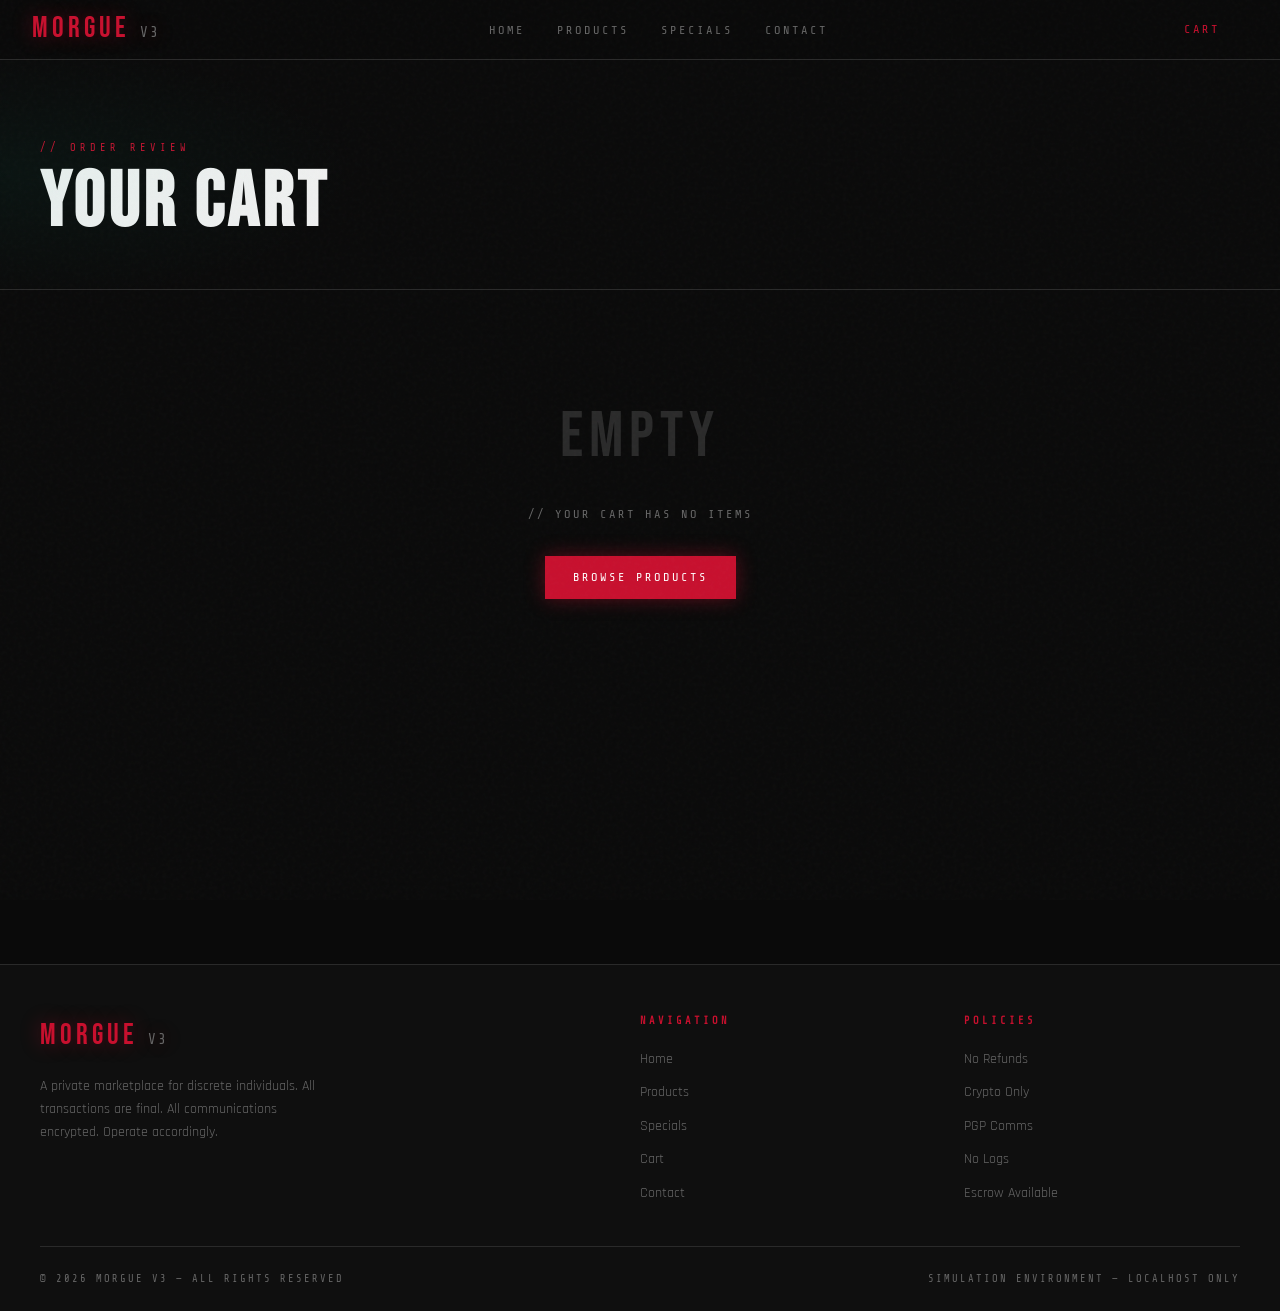
<file: cart.html>
<!DOCTYPE html>
<html lang="en">
<head>
  <meta charset="UTF-8" />
  <meta name="viewport" content="width=device-width, initial-scale=1.0" />
  <title>Cart — MORGUE V3</title>
  <link rel="stylesheet" href="styles.css" />
  <link rel="stylesheet" href="cart.css" />
</head>
<body>
  <nav></nav>

  <div class="page">

    <section class="cart-hero">
      <div class="cart-hero-content">
        <p class="section-tag">// ORDER REVIEW</p>
        <h1 class="section-title">YOUR CART</h1>
      </div>
    </section>

    <div class="cart-layout" id="cart-layout">

      <!-- CART ITEMS -->
      <div class="cart-items-col">
        <div class="cart-items-header">
          <span class="section-tag" style="margin:0;">// SELECTED ITEMS</span>
          <button class="btn-clear-cart" id="clear-cart-btn">CLEAR ALL</button>
        </div>
        <div id="cart-items-list">
          <!-- Rendered by cart.js -->
        </div>
      </div>

      <!-- ORDER SUMMARY & CHECKOUT -->
      <div class="cart-summary-col">

        <!-- Summary Box -->
        <div class="summary-box">
          <div class="summary-header">
            <span class="section-tag" style="margin:0;">// ORDER TOTAL</span>
          </div>
          <div class="summary-lines" id="summary-lines">
            <!-- Rendered by cart.js -->
          </div>
          <div class="summary-total">
            <span>TOTAL</span>
            <span id="summary-total-val">$0.00</span>
          </div>
        </div>

        <!-- Checkout Form -->
        <div class="checkout-box" id="checkout-box">
          <p class="section-tag" style="margin-bottom:1rem;">// CHECKOUT</p>

          <div class="notice" style="margin-bottom:1.5rem;">
            <strong>// EMAIL NOTICE //</strong> — Your email (temporary or permanent)
            is used <em>only</em> to communicate order status. We recommend an encrypted
            address. No marketing. No sharing.
          </div>

          <div class="input-group">
            <label>CONTACT EMAIL <span style="color:var(--accent)">*</span></label>
            <input type="email" id="checkout-email" placeholder="your@protonmail.com" />
          </div>

          <div class="input-group">
            <label>ORDER NOTES (OPTIONAL)</label>
            <textarea id="checkout-notes" placeholder="Special instructions, delivery notes, etc."></textarea>
          </div>

          <!-- Payment Method -->
          <p class="section-tag" style="margin-bottom:0.75rem;">// PAYMENT METHOD</p>
          <div class="coin-selector" id="checkout-coin-selector">
            <button class="coin-btn active" data-coin="xmr">
              <span>◎</span> MONERO (XMR)
            </button>
            <button class="coin-btn" data-coin="btc">
              <span>₿</span> BITCOIN (BTC)
            </button>
          </div>

          <div id="checkout-addr-section" style="margin:1rem 0;">
            <label style="font-family:var(--mono);font-size:0.6rem;letter-spacing:3px;color:var(--text-dim);display:block;margin-bottom:6px;">
              SEND EXACT TOTAL TO:
            </label>
            <div class="crypto-addr" id="checkout-addr-display"
                 onclick="copyToClipboard(this.dataset.addr)"
                 data-addr="x_XMR_ADDRESS_PLACEHOLDER_REPLACE_LATER">
              x_XMR_ADDRESS_PLACEHOLDER_REPLACE_LATER
            </div>
            <p style="font-family:var(--mono);font-size:0.62rem;letter-spacing:1px;color:var(--text-dim);margin-top:6px;">
              ↑ Click address to copy · Send <strong id="addr-total-inline" style="color:var(--accent3)">$0.00</strong> worth of selected coin
            </p>
          </div>

          <button class="btn btn-primary" id="checkout-submit-btn" style="width:100%;justify-content:center;margin-top:0.5rem;">
            CONFIRM PAYMENT SENT
          </button>
          <p style="font-family:var(--mono);font-size:0.6rem;letter-spacing:1px;color:var(--text-dim);margin-top:0.75rem;text-align:center;">
            Confirmation will be sent to your provided email once the transaction is verified.
          </p>
        </div>

      </div>
    </div>

    <!-- EMPTY CART STATE -->
    <div id="empty-cart-state" style="display:none;text-align:center;padding:6rem 2rem;">
      <div style="font-family:var(--display);font-size:4rem;letter-spacing:6px;color:var(--border);margin-bottom:1rem;">EMPTY</div>
      <p style="font-family:var(--mono);font-size:0.75rem;letter-spacing:3px;color:var(--text-dim);margin-bottom:2rem;">// YOUR CART HAS NO ITEMS</p>
      <a href="products.html" class="btn btn-primary">BROWSE PRODUCTS</a>
    </div>

  </div><!-- /page -->

  <!-- ORDER CONFIRMATION MODAL -->
  <div class="modal-backdrop" id="order-confirm-modal">
    <div class="modal" style="max-width:500px;">
      <div class="modal-body" style="text-align:center;padding:3rem 2rem;">
        <div class="confirm-order-icon">⬡</div>
        <h2 style="font-family:var(--display);font-size:2rem;letter-spacing:4px;color:var(--accent3);margin:1rem 0 0.5rem;">ORDER RECEIVED</h2>
        <p style="font-family:var(--mono);font-size:0.7rem;letter-spacing:2px;color:var(--text-dim);margin-bottom:0.5rem;" id="order-confirm-email">
          Confirmation will be sent to: —
        </p>
        <p style="font-family:var(--mono);font-size:0.7rem;letter-spacing:1px;color:var(--text-dim);margin-bottom:1.5rem;" id="order-confirm-id">
          Order ref: —
        </p>
        <div class="notice green" style="text-align:left;margin-bottom:1.5rem;">
          Your payment is being logged. Once your transaction receives sufficient confirmations,
          your order will be processed and you will receive an update at your provided email address.
          Typical fulfilment: 24–72 hours.
        </div>
        <button class="btn btn-outline" id="order-confirm-close" style="margin:0 auto;">CLOSE</button>
      </div>
    </div>
  </div>

  <footer></footer>

  <script src="app.js"></script>
  <script src="cart.js"></script>
</body>
</html>
</file>
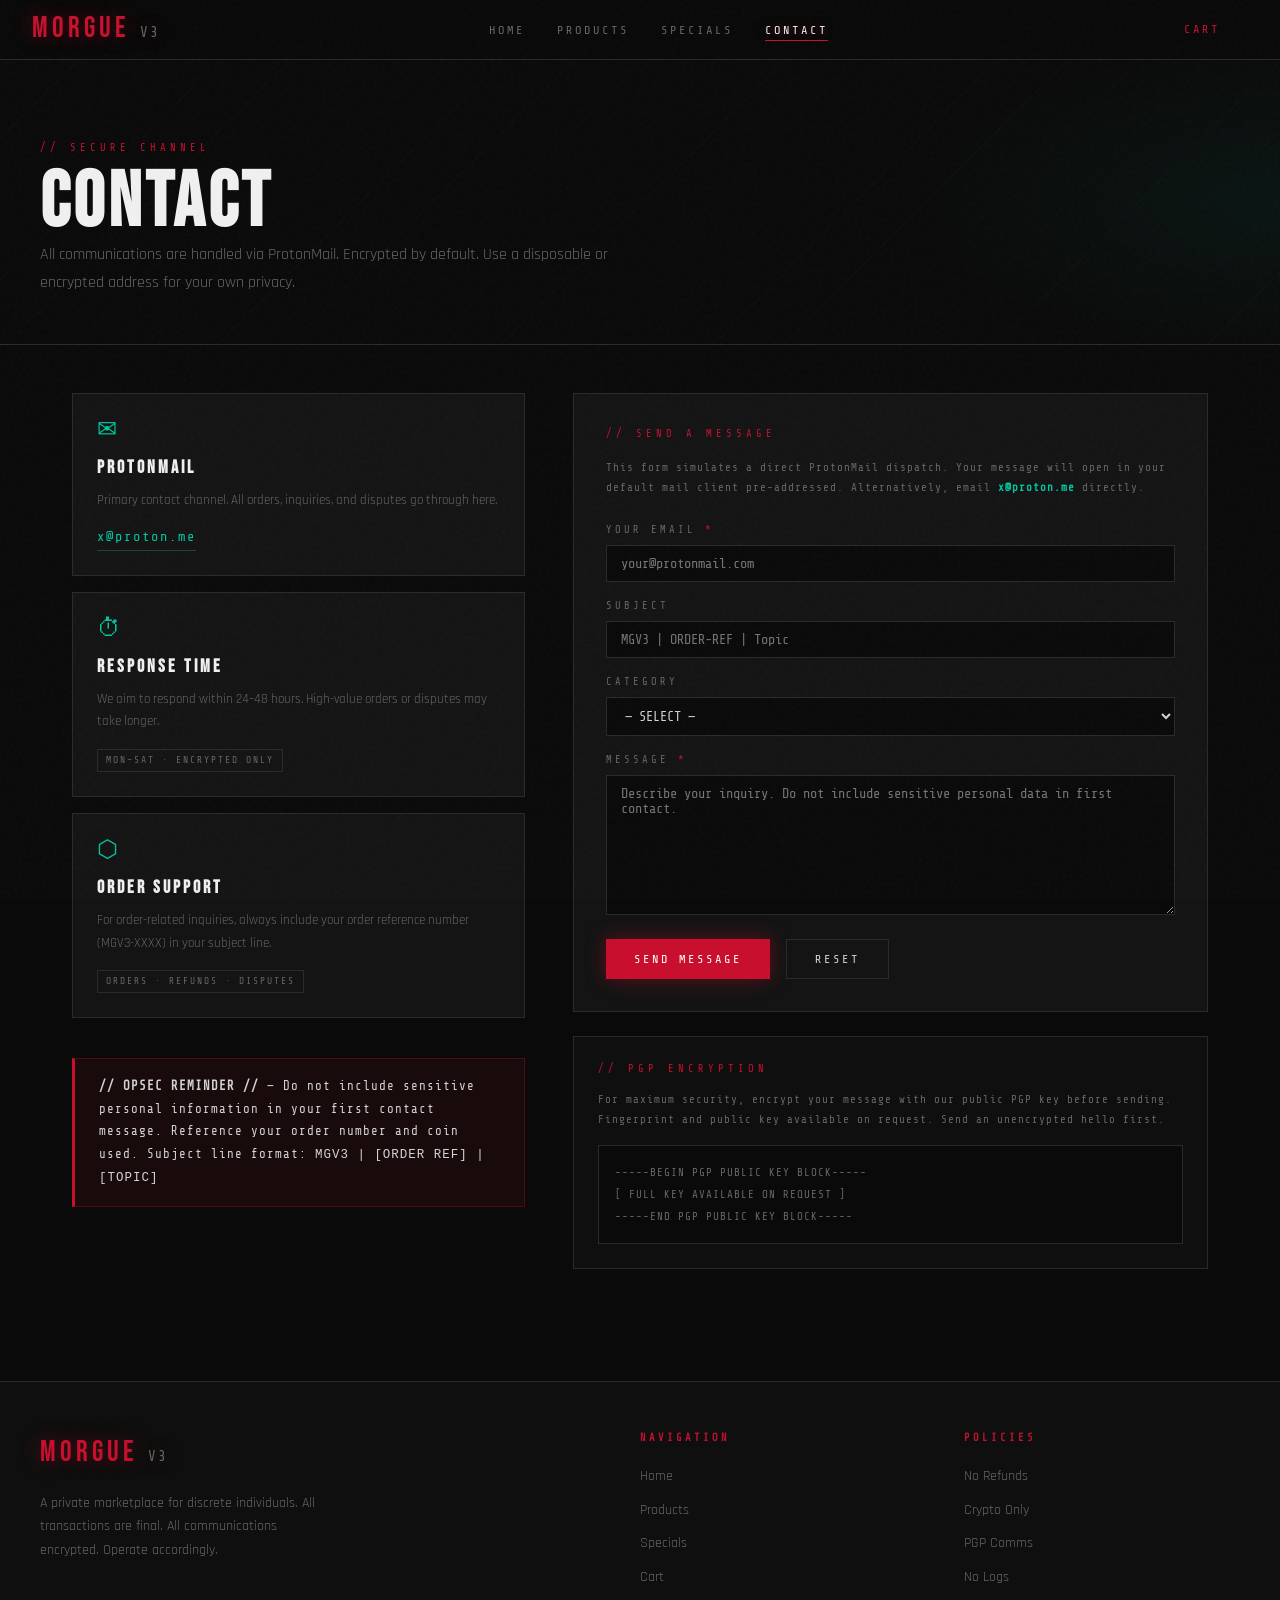
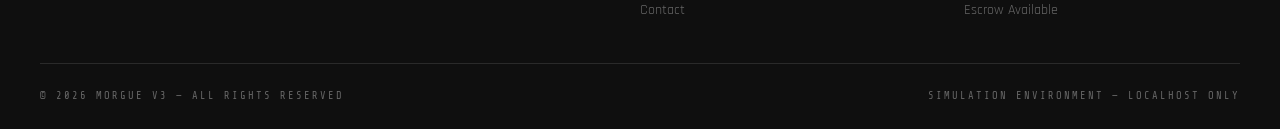
<file: contact.html>
<!DOCTYPE html>
<html lang="en">
<head>
  <meta charset="UTF-8" />
  <meta name="viewport" content="width=device-width, initial-scale=1.0" />
  <title>Contact — MORGUE V3</title>
  <link rel="stylesheet" href="styles.css" />
  <link rel="stylesheet" href="contact.css" />
</head>
<body>
  <nav></nav>

  <div class="page">

    <!-- PAGE HEADER -->
    <section class="contact-hero">
      <div class="ch-bg"></div>
      <div class="ch-content">
        <p class="section-tag">// SECURE CHANNEL</p>
        <h1 class="section-title">CONTACT</h1>
        <p class="section-subtitle">
          All communications are handled via ProtonMail. Encrypted by default.
          Use a disposable or encrypted address for your own privacy.
        </p>
      </div>
    </section>

    <div class="contact-layout">

      <!-- LEFT: CONTACT INFO -->
      <div class="contact-info-col">

        <div class="contact-card">
          <div class="contact-card-icon">✉</div>
          <h3>PROTONMAIL</h3>
          <p>Primary contact channel. All orders, inquiries, and disputes go through here.</p>
          <a href="mailto:x@proton.me" class="contact-mail-link">x@proton.me</a>
        </div>

        <div class="contact-card">
          <div class="contact-card-icon">⏱</div>
          <h3>RESPONSE TIME</h3>
          <p>We aim to respond within 24–48 hours. High-value orders or disputes may take longer.</p>
          <span class="contact-tag">MON–SAT · ENCRYPTED ONLY</span>
        </div>

        <div class="contact-card">
          <div class="contact-card-icon">⬡</div>
          <h3>ORDER SUPPORT</h3>
          <p>For order-related inquiries, always include your order reference number (MGV3-XXXX) in your subject line.</p>
          <span class="contact-tag">ORDERS · REFUNDS · DISPUTES</span>
        </div>

        <div class="notice" style="margin-top:1.5rem;">
          <strong>// OPSEC REMINDER //</strong> — Do not include sensitive personal information
          in your first contact message. Reference your order number and coin used.
          Subject line format: <code>MGV3 | [ORDER REF] | [TOPIC]</code>
        </div>

      </div>

      <!-- RIGHT: CONTACT FORM (Simulated — no backend) -->
      <div class="contact-form-col">

        <div class="form-box">
          <p class="section-tag" style="margin-bottom:1rem;">// SEND A MESSAGE</p>
          <p style="font-family:var(--mono);font-size:0.68rem;letter-spacing:1px;color:var(--text-dim);margin-bottom:1.5rem;line-height:1.8;">
            This form simulates a direct ProtonMail dispatch.
            Your message will open in your default mail client pre-addressed.
            Alternatively, email <strong style="color:var(--accent3)">x@proton.me</strong> directly.
          </p>

          <div class="input-group">
            <label>YOUR EMAIL <span style="color:var(--accent)">*</span></label>
            <input type="email" id="form-email" placeholder="your@protonmail.com" />
          </div>

          <div class="input-group">
            <label>SUBJECT</label>
            <input type="text" id="form-subject" placeholder="MGV3 | ORDER-REF | Topic" />
          </div>

          <div class="input-group">
            <label>CATEGORY</label>
            <select id="form-category">
              <option value="">— SELECT —</option>
              <option value="order">Order Status</option>
              <option value="dispute">Dispute / Issue</option>
              <option value="product">Product Inquiry</option>
              <option value="payment">Payment Problem</option>
              <option value="specials">Specials Room</option>
              <option value="other">Other</option>
            </select>
          </div>

          <div class="input-group">
            <label>MESSAGE <span style="color:var(--accent)">*</span></label>
            <textarea id="form-message" placeholder="Describe your inquiry. Do not include sensitive personal data in first contact." style="min-height:140px;"></textarea>
          </div>

          <div class="form-actions">
            <button class="btn btn-primary" id="form-submit-btn">SEND MESSAGE</button>
            <button class="btn btn-outline" id="form-reset-btn">RESET</button>
          </div>

          <!-- Fake send status -->
          <div id="form-status" style="display:none;"></div>
        </div>

        <!-- PGP Stub -->
        <div class="pgp-box">
          <p class="section-tag" style="margin-bottom:0.75rem;">// PGP ENCRYPTION</p>
          <p style="font-family:var(--mono);font-size:0.68rem;letter-spacing:1px;color:var(--text-dim);line-height:1.8;margin-bottom:1rem;">
            For maximum security, encrypt your message with our public PGP key before sending.
            Fingerprint and public key available on request. Send an unencrypted hello first.
          </p>
          <div class="pgp-key-stub">
            -----BEGIN PGP PUBLIC KEY BLOCK-----
            <br/>[ FULL KEY AVAILABLE ON REQUEST ]<br/>
            -----END PGP PUBLIC KEY BLOCK-----
          </div>
        </div>

      </div>
    </div>

  </div><!-- /page -->

  <!-- FORM SENT MODAL -->
  <div class="modal-backdrop" id="sent-modal">
    <div class="modal" style="max-width:420px;">
      <div class="modal-body" style="text-align:center;padding:3rem 2rem;">
        <div class="sent-icon">✉</div>
        <h2 style="font-family:var(--display);font-size:2rem;letter-spacing:4px;color:var(--accent3);margin:1rem 0 0.5rem;">DISPATCHED</h2>
        <p style="font-family:var(--mono);font-size:0.7rem;letter-spacing:2px;color:var(--text-dim);margin-bottom:1.5rem;">
          Your message has been queued for delivery to <strong style="color:var(--text)">x@proton.me</strong>
        </p>
        <div class="notice green" style="text-align:left;margin-bottom:1.5rem;">
          Expected response within 24–48 hours. Check the email address you provided for a reply.
        </div>
        <button class="btn btn-outline" id="sent-modal-close" style="margin:0 auto;">CLOSE</button>
      </div>
    </div>
  </div>

  <footer></footer>

  <script src="app.js"></script>
  <script src="contact.js"></script>
</body>
</html>
</file>
<file: styles.css>
/* ========================================
   MORGUE V3 — Global Styles
   Dark brutalist / underground market aesthetic
   ======================================== */

@import url('https://fonts.googleapis.com/css2?family=Bebas+Neue&family=Share+Tech+Mono&family=Rajdhani:wght@300;400;500;600;700&display=swap');

:root {
  --bg: #0a0a0a;
  --bg2: #0f0f0f;
  --bg3: #141414;
  --bg4: #1a1a1a;
  --border: #2a2a2a;
  --border-hot: #c8102e;
  --text: #d4d4d4;
  --text-dim: #666;
  --text-bright: #f0f0f0;
  --accent: #c8102e;
  --accent2: #ff6b00;
  --accent3: #00c8a0;
  --gold: #c9a84c;
  --mono: 'Share Tech Mono', monospace;
  --display: 'Bebas Neue', sans-serif;
  --body: 'Rajdhani', sans-serif;
  --glow: 0 0 20px rgba(200, 16, 46, 0.4);
  --glow2: 0 0 20px rgba(0, 200, 160, 0.3);
}

*, *::before, *::after {
  margin: 0;
  padding: 0;
  box-sizing: border-box;
}

html {
  scroll-behavior: smooth;
}

body {
  background: var(--bg);
  color: var(--text);
  font-family: var(--body);
  font-size: 16px;
  line-height: 1.6;
  overflow-x: hidden;
  cursor: crosshair;
}

/* ---- NOISE OVERLAY ---- */
body::before {
  content: '';
  position: fixed;
  inset: 0;
  background-image: url("data:image/svg+xml,%3Csvg viewBox='0 0 256 256' xmlns='http://www.w3.org/2000/svg'%3E%3Cfilter id='noise'%3E%3CfeTurbulence type='fractalNoise' baseFrequency='0.9' numOctaves='4' stitchTiles='stitch'/%3E%3C/filter%3E%3Crect width='100%25' height='100%25' filter='url(%23noise)' opacity='0.04'/%3E%3C/svg%3E");
  pointer-events: none;
  z-index: 9999;
  opacity: 0.6;
}

/* ---- SCROLLBAR ---- */
::-webkit-scrollbar { width: 4px; }
::-webkit-scrollbar-track { background: var(--bg); }
::-webkit-scrollbar-thumb { background: var(--accent); }

/* ======== NAVIGATION ======== */
nav {
  position: fixed;
  top: 0;
  left: 0;
  right: 0;
  z-index: 1000;
  background: rgba(10,10,10,0.95);
  border-bottom: 1px solid var(--border);
  backdrop-filter: blur(12px);
  display: flex;
  align-items: center;
  justify-content: space-between;
  padding: 0 2rem;
  height: 60px;
}

.nav-logo {
  font-family: var(--display);
  font-size: 1.8rem;
  letter-spacing: 4px;
  color: var(--accent);
  text-decoration: none;
  text-shadow: var(--glow);
}

.nav-logo span {
  color: var(--text-dim);
  font-size: 0.9rem;
  letter-spacing: 2px;
  font-family: var(--mono);
}

.nav-links {
  display: flex;
  align-items: center;
  gap: 2rem;
  list-style: none;
}

.nav-links a {
  font-family: var(--mono);
  font-size: 0.75rem;
  letter-spacing: 3px;
  text-transform: uppercase;
  color: var(--text-dim);
  text-decoration: none;
  transition: color 0.2s, text-shadow 0.2s;
  position: relative;
}

.nav-links a::after {
  content: '';
  position: absolute;
  bottom: -4px;
  left: 0;
  width: 0;
  height: 1px;
  background: var(--accent);
  transition: width 0.3s;
}

.nav-links a:hover,
.nav-links a.active {
  color: var(--text-bright);
  text-shadow: 0 0 10px rgba(200,16,46,0.5);
}

.nav-links a:hover::after,
.nav-links a.active::after {
  width: 100%;
}

.cart-btn-nav {
  position: relative;
  font-family: var(--mono);
  font-size: 0.75rem;
  letter-spacing: 2px;
  background: transparent;
  border: 1px solid var(--accent);
  color: var(--accent);
  padding: 6px 14px;
  cursor: pointer;
  transition: all 0.2s;
  text-decoration: none;
}

.cart-btn-nav:hover {
  background: var(--accent);
  color: #fff;
  box-shadow: var(--glow);
}

.cart-count {
  position: absolute;
  top: -8px;
  right: -8px;
  background: var(--accent);
  color: #fff;
  font-size: 0.65rem;
  width: 18px;
  height: 18px;
  border-radius: 50%;
  display: flex;
  align-items: center;
  justify-content: center;
  font-family: var(--mono);
}

/* ======== PAGE WRAPPER ======== */
.page {
  padding-top: 60px;
  min-height: 100vh;
}

/* ======== SECTION HEADERS ======== */
.section-tag {
  font-family: var(--mono);
  font-size: 0.65rem;
  letter-spacing: 4px;
  color: var(--accent);
  text-transform: uppercase;
  margin-bottom: 0.5rem;
}

.section-title {
  font-family: var(--display);
  font-size: clamp(2.5rem, 6vw, 5rem);
  letter-spacing: 4px;
  color: var(--text-bright);
  line-height: 1;
  text-transform: uppercase;
}

.section-subtitle {
  font-family: var(--body);
  font-size: 1rem;
  color: var(--text-dim);
  max-width: 600px;
  line-height: 1.7;
}

/* ======== DIVIDER ======== */
.divider {
  width: 100%;
  height: 1px;
  background: linear-gradient(90deg, transparent, var(--border), var(--accent), var(--border), transparent);
  margin: 3rem 0;
}

/* ======== BUTTONS ======== */
.btn {
  display: inline-flex;
  align-items: center;
  gap: 8px;
  font-family: var(--mono);
  font-size: 0.75rem;
  letter-spacing: 3px;
  text-transform: uppercase;
  padding: 12px 28px;
  border: none;
  cursor: pointer;
  transition: all 0.2s;
  text-decoration: none;
  position: relative;
  overflow: hidden;
}

.btn::before {
  content: '';
  position: absolute;
  inset: 0;
  background: rgba(255,255,255,0.05);
  transform: translateX(-100%);
  transition: transform 0.3s;
}

.btn:hover::before { transform: translateX(0); }

.btn-primary {
  background: var(--accent);
  color: #fff;
  box-shadow: var(--glow);
}

.btn-primary:hover {
  background: #a00d24;
  box-shadow: 0 0 30px rgba(200,16,46,0.6);
}

.btn-outline {
  background: transparent;
  border: 1px solid var(--border);
  color: var(--text);
}

.btn-outline:hover {
  border-color: var(--accent);
  color: var(--accent);
}

.btn-gold {
  background: var(--gold);
  color: #000;
  font-weight: 700;
}

.btn-green {
  background: var(--accent3);
  color: #000;
  box-shadow: var(--glow2);
}

/* ======== GRID ======== */
.grid-2 { display: grid; grid-template-columns: 1fr 1fr; gap: 1.5rem; }
.grid-3 { display: grid; grid-template-columns: repeat(3,1fr); gap: 1.5rem; }
.grid-4 { display: grid; grid-template-columns: repeat(4,1fr); gap: 1.5rem; }

/* ======== CARDS ======== */
.card {
  background: var(--bg3);
  border: 1px solid var(--border);
  transition: border-color 0.3s, transform 0.3s, box-shadow 0.3s;
  position: relative;
  overflow: hidden;
}

.card:hover {
  border-color: var(--accent);
  transform: translateY(-4px);
  box-shadow: 0 12px 40px rgba(0,0,0,0.6), var(--glow);
}

.card-img {
  width: 100%;
  aspect-ratio: 4/3;
  background: var(--bg4);
  position: relative;
  overflow: hidden;
}

.card-img img {
  width: 100%;
  height: 100%;
  object-fit: cover;
  opacity: 0.8;
  transition: opacity 0.3s, transform 0.5s;
  filter: grayscale(20%);
}

.card:hover .card-img img {
  opacity: 1;
  transform: scale(1.05);
  filter: grayscale(0%);
}

.card-badge {
  position: absolute;
  top: 10px;
  left: 10px;
  font-family: var(--mono);
  font-size: 0.6rem;
  letter-spacing: 2px;
  padding: 3px 8px;
  background: var(--accent);
  color: #fff;
  text-transform: uppercase;
  z-index: 2;
}

.card-badge.sale {
  background: var(--accent2);
}

.card-body {
  padding: 1rem;
}

.card-title {
  font-family: var(--display);
  font-size: 1.2rem;
  letter-spacing: 2px;
  color: var(--text-bright);
  margin-bottom: 0.25rem;
}

.card-desc {
  font-size: 0.8rem;
  color: var(--text-dim);
  margin-bottom: 0.75rem;
  line-height: 1.5;
}

.card-price {
  display: flex;
  align-items: center;
  gap: 0.75rem;
  margin-bottom: 0.75rem;
}

.price-current {
  font-family: var(--mono);
  font-size: 1.1rem;
  color: var(--accent3);
}

.price-original {
  font-family: var(--mono);
  font-size: 0.85rem;
  color: var(--text-dim);
  text-decoration: line-through;
}

.price-save {
  font-family: var(--mono);
  font-size: 0.7rem;
  color: var(--accent2);
  background: rgba(255,107,0,0.1);
  padding: 2px 6px;
}

/* ======== ALERT / NOTICE ======== */
.notice {
  background: rgba(200,16,46,0.08);
  border: 1px solid rgba(200,16,46,0.3);
  border-left: 3px solid var(--accent);
  padding: 1rem 1.5rem;
  font-family: var(--mono);
  font-size: 0.78rem;
  letter-spacing: 1px;
  color: var(--text);
  line-height: 1.8;
}

.notice.green {
  background: rgba(0,200,160,0.08);
  border-color: rgba(0,200,160,0.3);
  border-left-color: var(--accent3);
}

.notice.gold {
  background: rgba(201,168,76,0.08);
  border-color: rgba(201,168,76,0.3);
  border-left-color: var(--gold);
}

/* ======== SYNC / LOADING ======== */
.sync-overlay {
  display: none;
  position: fixed;
  inset: 0;
  background: rgba(0,0,0,0.95);
  z-index: 9998;
  flex-direction: column;
  align-items: center;
  justify-content: center;
  gap: 2rem;
}

.sync-overlay.active { display: flex; }

.sync-ring {
  width: 80px;
  height: 80px;
  position: relative;
}

.sync-ring::before,
.sync-ring::after {
  content: '';
  position: absolute;
  border-radius: 50%;
  border: 2px solid transparent;
}

.sync-ring::before {
  inset: 0;
  border-top-color: var(--accent);
  border-right-color: var(--accent);
  animation: spin 1s linear infinite;
}

.sync-ring::after {
  inset: 10px;
  border-bottom-color: var(--accent3);
  border-left-color: var(--accent3);
  animation: spin 0.7s linear infinite reverse;
}

@keyframes spin { to { transform: rotate(360deg); } }

.sync-text {
  font-family: var(--mono);
  font-size: 0.75rem;
  letter-spacing: 4px;
  color: var(--text-dim);
  text-transform: uppercase;
  animation: blink 1.5s ease-in-out infinite;
}

.sync-status {
  font-family: var(--mono);
  font-size: 0.65rem;
  letter-spacing: 2px;
  color: var(--text-dim);
  opacity: 0.5;
}

@keyframes blink { 0%,100%{opacity:1} 50%{opacity:0.3} }

/* ======== TICKER ======== */
.ticker-wrap {
  overflow: hidden;
  background: var(--accent);
  height: 32px;
  display: flex;
  align-items: center;
}

.ticker-inner {
  display: flex;
  gap: 4rem;
  animation: ticker 30s linear infinite;
  white-space: nowrap;
}

.ticker-inner span {
  font-family: var(--mono);
  font-size: 0.7rem;
  letter-spacing: 2px;
  color: #fff;
  text-transform: uppercase;
}

@keyframes ticker { from{transform:translateX(0)} to{transform:translateX(-50%)} }

/* ======== FOOTER ======== */
footer {
  background: var(--bg2);
  border-top: 1px solid var(--border);
  padding: 3rem 2rem 1.5rem;
  margin-top: 4rem;
}

.footer-grid {
  max-width: 1200px;
  margin: 0 auto;
  display: grid;
  grid-template-columns: 2fr 1fr 1fr;
  gap: 3rem;
  margin-bottom: 2rem;
}

.footer-brand .nav-logo { display: block; margin-bottom: 1rem; }

.footer-brand p {
  font-size: 0.85rem;
  color: var(--text-dim);
  line-height: 1.7;
  max-width: 280px;
}

.footer-col h4 {
  font-family: var(--mono);
  font-size: 0.65rem;
  letter-spacing: 3px;
  color: var(--accent);
  text-transform: uppercase;
  margin-bottom: 1rem;
}

.footer-col ul { list-style: none; }

.footer-col ul li {
  margin-bottom: 0.5rem;
}

.footer-col ul li a {
  font-size: 0.85rem;
  color: var(--text-dim);
  text-decoration: none;
  transition: color 0.2s;
}

.footer-col ul li a:hover { color: var(--text); }

.footer-bottom {
  max-width: 1200px;
  margin: 0 auto;
  padding-top: 1.5rem;
  border-top: 1px solid var(--border);
  display: flex;
  justify-content: space-between;
  align-items: center;
}

.footer-bottom p {
  font-family: var(--mono);
  font-size: 0.65rem;
  letter-spacing: 2px;
  color: var(--text-dim);
}

/* ======== MODAL ======== */
.modal-backdrop {
  display: none;
  position: fixed;
  inset: 0;
  background: rgba(0,0,0,0.85);
  z-index: 5000;
  align-items: center;
  justify-content: center;
  backdrop-filter: blur(4px);
}

.modal-backdrop.active { display: flex; }

.modal {
  background: var(--bg3);
  border: 1px solid var(--border);
  max-width: 600px;
  width: 90%;
  max-height: 85vh;
  overflow-y: auto;
  position: relative;
  animation: modalIn 0.3s ease;
}

@keyframes modalIn {
  from { opacity: 0; transform: translateY(30px) scale(0.97); }
  to { opacity: 1; transform: translateY(0) scale(1); }
}

.modal-header {
  padding: 1.5rem;
  border-bottom: 1px solid var(--border);
  display: flex;
  justify-content: space-between;
  align-items: flex-start;
}

.modal-title {
  font-family: var(--display);
  font-size: 1.8rem;
  letter-spacing: 3px;
  color: var(--text-bright);
}

.modal-close {
  background: none;
  border: 1px solid var(--border);
  color: var(--text-dim);
  width: 32px;
  height: 32px;
  cursor: pointer;
  font-size: 1rem;
  transition: all 0.2s;
  display: flex;
  align-items: center;
  justify-content: center;
  flex-shrink: 0;
}

.modal-close:hover {
  border-color: var(--accent);
  color: var(--accent);
}

.modal-body { padding: 1.5rem; }

/* ======== INPUT ======== */
.input-group {
  margin-bottom: 1rem;
}

.input-group label {
  display: block;
  font-family: var(--mono);
  font-size: 0.65rem;
  letter-spacing: 3px;
  color: var(--text-dim);
  text-transform: uppercase;
  margin-bottom: 0.4rem;
}

.input-group input,
.input-group textarea,
.input-group select {
  width: 100%;
  background: var(--bg);
  border: 1px solid var(--border);
  color: var(--text);
  font-family: var(--mono);
  font-size: 0.85rem;
  padding: 10px 14px;
  outline: none;
  transition: border-color 0.2s;
}

.input-group input:focus,
.input-group textarea:focus {
  border-color: var(--accent);
}

.input-group textarea {
  resize: vertical;
  min-height: 100px;
}

/* ======== CRYPTO ADDR ======== */
.crypto-addr {
  background: var(--bg);
  border: 1px solid var(--border);
  padding: 1rem;
  font-family: var(--mono);
  font-size: 0.7rem;
  letter-spacing: 1px;
  color: var(--accent3);
  word-break: break-all;
  line-height: 1.8;
  cursor: pointer;
  transition: border-color 0.2s;
  position: relative;
}

.crypto-addr:hover { border-color: var(--accent3); }

.crypto-addr::after {
  content: 'CLICK TO COPY';
  position: absolute;
  top: 6px;
  right: 8px;
  font-size: 0.55rem;
  color: var(--text-dim);
  letter-spacing: 2px;
}

.copy-toast {
  position: fixed;
  bottom: 2rem;
  right: 2rem;
  background: var(--accent3);
  color: #000;
  font-family: var(--mono);
  font-size: 0.7rem;
  letter-spacing: 2px;
  padding: 10px 20px;
  z-index: 9999;
  opacity: 0;
  transform: translateY(10px);
  transition: all 0.3s;
  pointer-events: none;
}

.copy-toast.show {
  opacity: 1;
  transform: translateY(0);
}

/* ======== PRODUCT DETAIL MODAL EXTRAS ======== */
.product-detail-grid {
  display: grid;
  grid-template-columns: 1fr 1fr;
  gap: 1.5rem;
}

.detail-img {
  width: 100%;
  aspect-ratio: 1;
  background: var(--bg4);
  overflow: hidden;
}

.detail-img img {
  width: 100%;
  height: 100%;
  object-fit: cover;
  filter: grayscale(15%);
}

.detail-meta {
  font-family: var(--mono);
  font-size: 0.7rem;
  letter-spacing: 2px;
  color: var(--text-dim);
  display: flex;
  flex-direction: column;
  gap: 0.5rem;
}

.detail-meta span {
  display: flex;
  justify-content: space-between;
  border-bottom: 1px solid var(--border);
  padding-bottom: 0.4rem;
}

.detail-meta span b { color: var(--text); }

.qty-control {
  display: flex;
  align-items: center;
  gap: 1rem;
  margin: 1rem 0;
}

.qty-btn {
  width: 32px;
  height: 32px;
  background: var(--bg4);
  border: 1px solid var(--border);
  color: var(--text);
  cursor: pointer;
  font-size: 1.2rem;
  display: flex;
  align-items: center;
  justify-content: center;
  transition: all 0.2s;
}

.qty-btn:hover { border-color: var(--accent); color: var(--accent); }
.qty-val { font-family: var(--mono); font-size: 1rem; color: var(--text-bright); min-width: 30px; text-align: center; }

/* ======== RESPONSIVE ======== */
@media (max-width: 1024px) {
  .grid-4 { grid-template-columns: repeat(2,1fr); }
  .grid-3 { grid-template-columns: repeat(2,1fr); }
  .footer-grid { grid-template-columns: 1fr 1fr; }
}

@media (max-width: 768px) {
  .grid-2, .grid-3, .grid-4 { grid-template-columns: 1fr; }
  .product-detail-grid { grid-template-columns: 1fr; }
  .nav-links { display: none; }
  .footer-grid { grid-template-columns: 1fr; }
  .footer-bottom { flex-direction: column; gap: 1rem; }
  nav { padding: 0 1rem; }
}

/* ======== SCANLINE EFFECT ======== */
.scanline {
  position: relative;
}

.scanline::after {
  content: '';
  position: absolute;
  inset: 0;
  background: repeating-linear-gradient(
    0deg,
    transparent,
    transparent 2px,
    rgba(0,0,0,0.03) 2px,
    rgba(0,0,0,0.03) 4px
  );
  pointer-events: none;
}

/* ======== GLITCH TEXT ======== */
.glitch {
  position: relative;
  display: inline-block;
}

.glitch::before,
.glitch::after {
  content: attr(data-text);
  position: absolute;
  top: 0;
  left: 0;
  width: 100%;
  height: 100%;
}

.glitch::before {
  left: 2px;
  text-shadow: -2px 0 var(--accent);
  clip: rect(44px, 450px, 56px, 0);
  animation: glitch-1 3s infinite linear alternate-reverse;
}

.glitch::after {
  left: -2px;
  text-shadow: -2px 0 var(--accent3);
  clip: rect(44px, 450px, 56px, 0);
  animation: glitch-2 2s infinite linear alternate-reverse;
}

@keyframes glitch-1 {
  0% { clip: rect(10px,800px,20px,0); }
  20% { clip: rect(60px,800px,70px,0); }
  40% { clip: rect(30px,800px,45px,0); }
  60% { clip: rect(80px,800px,90px,0); }
  80% { clip: rect(5px,800px,15px,0); }
  100% { clip: rect(50px,800px,65px,0); }
}

@keyframes glitch-2 {
  0% { clip: rect(20px,800px,35px,0); }
  20% { clip: rect(70px,800px,80px,0); }
  40% { clip: rect(40px,800px,55px,0); }
  60% { clip: rect(5px,800px,20px,0); }
  80% { clip: rect(85px,800px,95px,0); }
  100% { clip: rect(55px,800px,68px,0); }
}

/* ======== STATUS DOT ======== */
.status-dot {
  display: inline-block;
  width: 6px;
  height: 6px;
  border-radius: 50%;
  background: var(--accent3);
  animation: pulse-dot 2s ease-in-out infinite;
}

@keyframes pulse-dot {
  0%,100% { opacity: 1; box-shadow: 0 0 0 0 rgba(0,200,160,0.4); }
  50% { opacity: 0.7; box-shadow: 0 0 0 6px rgba(0,200,160,0); }
}
</file>
<file: cart.css>
/* ========================================
   MORGUE V3 — Cart Page Styles
   ======================================== */

.cart-hero {
  padding: 5rem 2rem 3rem;
  border-bottom: 1px solid var(--border);
  position: relative;
  overflow: hidden;
}

.cart-hero::before {
  content: '';
  position: absolute;
  inset: 0;
  background: radial-gradient(ellipse 40% 80% at 0% 50%, rgba(0,200,160,0.05) 0%, transparent 70%);
  pointer-events: none;
}

.cart-hero-content {
  max-width: 1200px;
  margin: 0 auto;
}

/* ======== LAYOUT ======== */
.cart-layout {
  max-width: 1200px;
  margin: 0 auto;
  padding: 2rem;
  display: grid;
  grid-template-columns: 1fr 380px;
  gap: 2rem;
  align-items: start;
}

/* ======== ITEMS COLUMN ======== */
.cart-items-col {
  display: flex;
  flex-direction: column;
  gap: 0;
}

.cart-items-header {
  display: flex;
  align-items: center;
  justify-content: space-between;
  padding: 1rem 0;
  border-bottom: 1px solid var(--border);
  margin-bottom: 0.5rem;
}

.btn-clear-cart {
  font-family: var(--mono);
  font-size: 0.6rem;
  letter-spacing: 2px;
  background: transparent;
  border: 1px solid var(--border);
  color: var(--text-dim);
  padding: 5px 12px;
  cursor: pointer;
  transition: all 0.2s;
}

.btn-clear-cart:hover {
  border-color: var(--accent);
  color: var(--accent);
}

/* ======== CART ITEM ROW ======== */
.cart-item {
  display: grid;
  grid-template-columns: 80px 1fr auto;
  gap: 1rem;
  padding: 1rem 0;
  border-bottom: 1px solid var(--border);
  align-items: center;
  animation: fadeIn 0.25s ease;
}

@keyframes fadeIn { from{opacity:0;transform:translateX(-8px)} to{opacity:1;transform:none} }

.cart-item-img {
  width: 80px;
  height: 60px;
  overflow: hidden;
  flex-shrink: 0;
  background: var(--bg4);
}

.cart-item-img img {
  width: 100%;
  height: 100%;
  object-fit: cover;
  filter: grayscale(20%);
}

.cart-item-info {
  display: flex;
  flex-direction: column;
  gap: 0.25rem;
}

.cart-item-name {
  font-family: var(--display);
  font-size: 1rem;
  letter-spacing: 2px;
  color: var(--text-bright);
}

.cart-item-sku {
  font-family: var(--mono);
  font-size: 0.6rem;
  letter-spacing: 2px;
  color: var(--text-dim);
}

.cart-item-price-each {
  font-family: var(--mono);
  font-size: 0.75rem;
  color: var(--text-dim);
}

.cart-item-controls {
  display: flex;
  flex-direction: column;
  align-items: flex-end;
  gap: 0.5rem;
}

.cart-item-total {
  font-family: var(--mono);
  font-size: 1rem;
  color: var(--accent3);
  white-space: nowrap;
}

.cart-item-qty {
  display: flex;
  align-items: center;
  gap: 6px;
}

.cart-qty-btn {
  width: 24px;
  height: 24px;
  background: var(--bg4);
  border: 1px solid var(--border);
  color: var(--text);
  cursor: pointer;
  font-size: 0.9rem;
  display: flex;
  align-items: center;
  justify-content: center;
  transition: all 0.15s;
  flex-shrink: 0;
}

.cart-qty-btn:hover { border-color: var(--accent); color: var(--accent); }

.cart-qty-val {
  font-family: var(--mono);
  font-size: 0.8rem;
  color: var(--text-bright);
  min-width: 20px;
  text-align: center;
}

.cart-item-remove {
  background: none;
  border: none;
  color: var(--text-dim);
  cursor: pointer;
  font-size: 0.75rem;
  font-family: var(--mono);
  letter-spacing: 1px;
  transition: color 0.2s;
  padding: 0;
}

.cart-item-remove:hover { color: var(--accent); }

/* ======== SUMMARY BOX ======== */
.summary-box {
  background: var(--bg3);
  border: 1px solid var(--border);
  margin-bottom: 1.5rem;
  position: sticky;
  top: 80px;
}

.summary-header {
  padding: 1rem 1.25rem;
  border-bottom: 1px solid var(--border);
}

.summary-lines {
  padding: 1rem 1.25rem;
  display: flex;
  flex-direction: column;
  gap: 0.75rem;
}

.summary-line {
  display: flex;
  justify-content: space-between;
  font-family: var(--mono);
  font-size: 0.72rem;
  letter-spacing: 1px;
  color: var(--text-dim);
}

.summary-line .item-name {
  max-width: 180px;
  overflow: hidden;
  text-overflow: ellipsis;
  white-space: nowrap;
  color: var(--text);
}

.summary-total {
  padding: 1rem 1.25rem;
  border-top: 1px solid var(--border);
  display: flex;
  justify-content: space-between;
  align-items: center;
}

.summary-total span:first-child {
  font-family: var(--mono);
  font-size: 0.65rem;
  letter-spacing: 3px;
  color: var(--text-dim);
}

.summary-total span:last-child {
  font-family: var(--display);
  font-size: 1.8rem;
  letter-spacing: 3px;
  color: var(--accent3);
}

/* ======== CHECKOUT BOX ======== */
.checkout-box {
  background: var(--bg3);
  border: 1px solid var(--border);
  padding: 1.5rem;
}

.coin-selector {
  display: flex;
  border: 1px solid var(--border);
  margin-bottom: 0.5rem;
}

.coin-btn {
  flex: 1;
  background: transparent;
  border: none;
  border-right: 1px solid var(--border);
  color: var(--text-dim);
  font-family: var(--mono);
  font-size: 0.7rem;
  letter-spacing: 2px;
  padding: 12px;
  cursor: pointer;
  transition: all 0.2s;
  display: flex;
  align-items: center;
  justify-content: center;
  gap: 6px;
}

.coin-btn:last-child { border-right: none; }

.coin-btn.active {
  background: var(--bg4);
  color: var(--accent3);
  border-bottom: 2px solid var(--accent3);
}

.coin-btn:hover:not(.active) { color: var(--text); background: var(--bg4); }

/* ======== ORDER CONFIRM ======== */
.confirm-order-icon {
  width: 64px;
  height: 64px;
  border-radius: 50%;
  background: rgba(0,200,160,0.1);
  border: 2px solid var(--accent3);
  display: flex;
  align-items: center;
  justify-content: center;
  font-size: 1.5rem;
  color: var(--accent3);
  margin: 0 auto;
  animation: confirmPop 0.4s cubic-bezier(0.34,1.56,0.64,1);
}

@keyframes confirmPop {
  from { transform: scale(0); opacity: 0; }
  to   { transform: scale(1); opacity: 1; }
}

/* ======== RESPONSIVE ======== */
@media (max-width: 900px) {
  .cart-layout { grid-template-columns: 1fr; }
  .summary-box { position: static; }
}

@media (max-width: 600px) {
  .cart-item { grid-template-columns: 60px 1fr; }
  .cart-item-controls { grid-column: 1 / -1; flex-direction: row; justify-content: space-between; align-items: center; }
}
</file>
<file: contact.css>
/* ========================================
   MORGUE V3 — Contact Page Styles
   ======================================== */

/* ======== HERO ======== */
.contact-hero {
  position: relative;
  padding: 5rem 2rem 3rem;
  overflow: hidden;
  border-bottom: 1px solid var(--border);
}

.ch-bg {
  position: absolute;
  inset: 0;
  background:
    radial-gradient(ellipse 40% 80% at 100% 50%, rgba(0,200,160,0.06) 0%, transparent 70%),
    repeating-linear-gradient(
      -45deg,
      rgba(255,255,255,0.01) 0px,
      rgba(255,255,255,0.01) 1px,
      transparent 1px,
      transparent 50px
    );
  pointer-events: none;
}

.ch-content {
  max-width: 1200px;
  margin: 0 auto;
}

/* ======== LAYOUT ======== */
.contact-layout {
  max-width: 1200px;
  margin: 0 auto;
  padding: 3rem 2rem;
  display: grid;
  grid-template-columns: 1fr 1.4fr;
  gap: 3rem;
  align-items: start;
}

/* ======== INFO COLUMN ======== */
.contact-info-col {
  display: flex;
  flex-direction: column;
  gap: 1rem;
}

.contact-card {
  background: var(--bg3);
  border: 1px solid var(--border);
  padding: 1.5rem;
  transition: border-color 0.3s, transform 0.3s;
}

.contact-card:hover {
  border-color: var(--accent3);
  transform: translateX(4px);
}

.contact-card-icon {
  font-size: 1.5rem;
  color: var(--accent3);
  margin-bottom: 0.75rem;
  line-height: 1;
}

.contact-card h3 {
  font-family: var(--display);
  font-size: 1.1rem;
  letter-spacing: 3px;
  color: var(--text-bright);
  margin-bottom: 0.5rem;
}

.contact-card p {
  font-size: 0.82rem;
  color: var(--text-dim);
  line-height: 1.7;
  margin-bottom: 0.75rem;
}

.contact-mail-link {
  font-family: var(--mono);
  font-size: 0.85rem;
  letter-spacing: 2px;
  color: var(--accent3);
  text-decoration: none;
  border-bottom: 1px solid rgba(0,200,160,0.3);
  padding-bottom: 2px;
  transition: border-color 0.2s, color 0.2s;
  display: inline-block;
}

.contact-mail-link:hover {
  color: var(--text-bright);
  border-color: var(--accent3);
}

.contact-tag {
  font-family: var(--mono);
  font-size: 0.6rem;
  letter-spacing: 2px;
  color: var(--text-dim);
  border: 1px solid var(--border);
  padding: 3px 8px;
  display: inline-block;
  text-transform: uppercase;
}

/* ======== FORM COLUMN ======== */
.contact-form-col {
  display: flex;
  flex-direction: column;
  gap: 1.5rem;
}

.form-box {
  background: var(--bg3);
  border: 1px solid var(--border);
  padding: 2rem;
}

.form-actions {
  display: flex;
  gap: 1rem;
  margin-top: 0.5rem;
  flex-wrap: wrap;
}

/* ======== PGP BOX ======== */
.pgp-box {
  background: var(--bg2);
  border: 1px solid var(--border);
  padding: 1.5rem;
}

.pgp-key-stub {
  font-family: var(--mono);
  font-size: 0.68rem;
  letter-spacing: 1px;
  color: var(--text-dim);
  background: var(--bg);
  border: 1px solid var(--border);
  padding: 1rem;
  line-height: 2;
  word-break: break-all;
  user-select: all;
}

/* ======== SENT ICON ======== */
.sent-icon {
  width: 64px;
  height: 64px;
  border-radius: 50%;
  background: rgba(0,200,160,0.1);
  border: 2px solid var(--accent3);
  display: flex;
  align-items: center;
  justify-content: center;
  font-size: 1.4rem;
  color: var(--accent3);
  margin: 0 auto;
  animation: confirmPop 0.4s cubic-bezier(0.34,1.56,0.64,1);
}

@keyframes confirmPop {
  from { transform: scale(0); opacity: 0; }
  to   { transform: scale(1); opacity: 1; }
}

/* ======== FORM STATUS ======== */
#form-status {
  margin-top: 1rem;
  padding: 0.75rem 1rem;
  font-family: var(--mono);
  font-size: 0.7rem;
  letter-spacing: 2px;
}

/* ======== RESPONSIVE ======== */
@media (max-width: 900px) {
  .contact-layout { grid-template-columns: 1fr; }
}

@media (max-width: 600px) {
  .form-actions { flex-direction: column; }
  .form-actions .btn { width: 100%; justify-content: center; }
}
</file>
